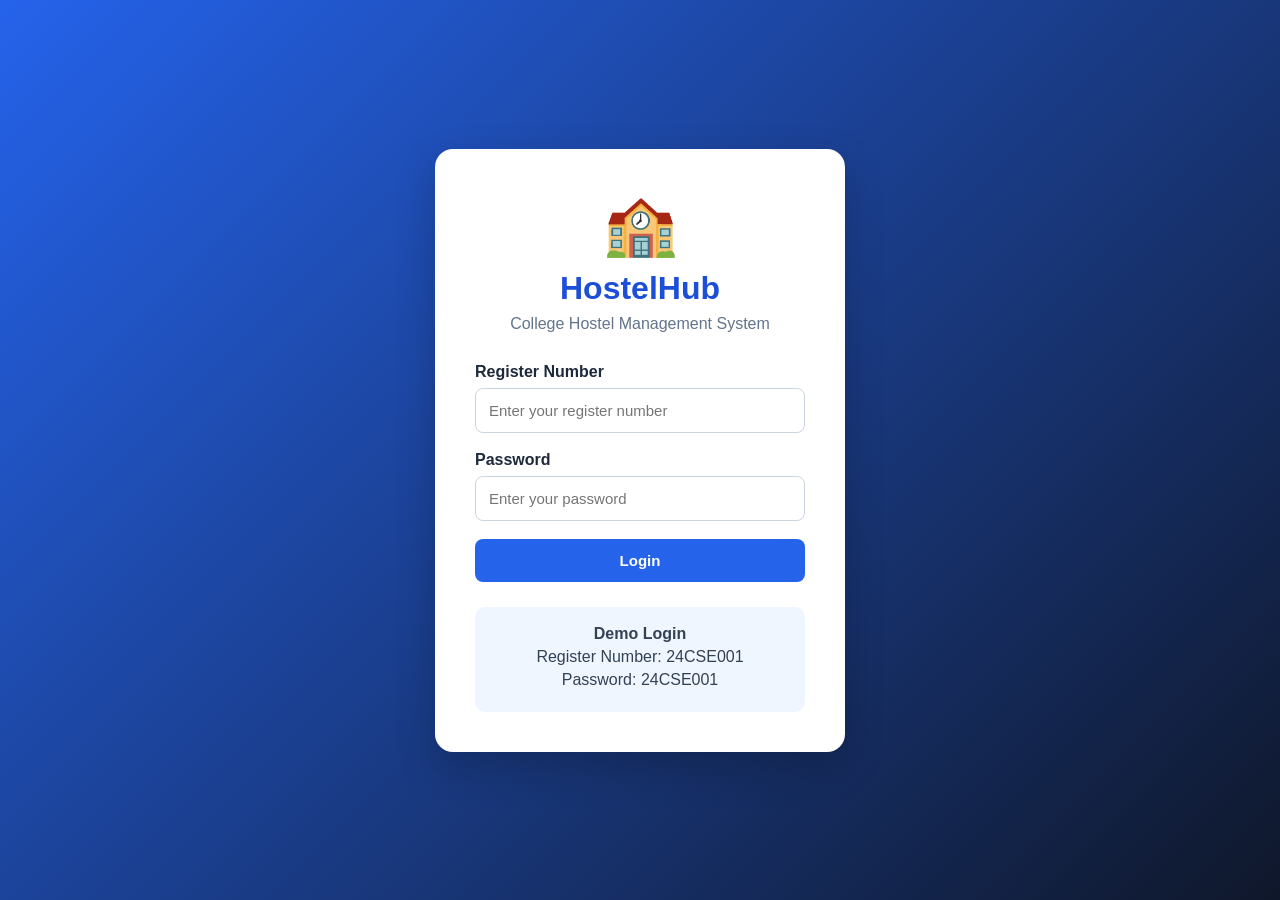
<file: index.html>
<!DOCTYPE html>
<html lang="en">

<head>

    <meta charset="UTF-8">

    <meta name="viewport"
          content="width=device-width, initial-scale=1.0">

    <title>HostelHub - Dashboard</title>

    <link rel="stylesheet"
          href="style.css">

</head>

<body>

<div class="layout">

    <!-- SIDEBAR -->

    <aside class="sidebar">

        <div class="logo">
            🏫 HostelHub
        </div>

        <a href="index.html"
           class="active">
            📊 Dashboard
        </a>

        <a href="services.html">
            🏠 Hostel Services
        </a>

        <a href="complaints.html">
            🛠 Complaints
        </a>

        <button
            class="logout-btn"
            onclick="logout()">

            🚪 Logout

        </button>

    </aside>


    <!-- MAIN CONTENT -->

    <main class="main">

        <header class="topbar">

            <div>

                <h1 id="welcome">
                    Welcome 👋
                </h1>

                <p>
                    Manage your college hostel information.
                </p>

            </div>

            <div class="profile"
                 id="studentName">

                Student

            </div>

        </header>


        <!-- STUDENT INFORMATION -->

        <section class="student-card">

            <div>

                <h2>
                    Student Information
                </h2>

                <p>
                    <strong>Name:</strong>
                    <span id="name"></span>
                </p>

                <p>
                    <strong>Register Number:</strong>
                    <span id="roll"></span>
                </p>

                <p>
                    <strong>Hostel:</strong>
                    <span id="hostel"></span>
                </p>

                <p>
                    <strong>Room:</strong>
                    <span id="room"></span>
                </p>

            </div>

            <div class="room-icon">
                🛏️
            </div>

        </section>


        <!-- DASHBOARD CARDS -->

        <section class="cards">

            <div class="card">

                <div class="card-icon">
                    💰
                </div>

                <h3>
                    Hostel Fees
                </h3>

                <p class="amount"
                   id="fee">
                    ₹0
                </p>

                <span class="success">
                    Paid
                </span>

            </div>


            <div class="card">

                <div class="card-icon">
                    🛏️
                </div>

                <h3>
                    Room
                </h3>

                <p class="amount"
                   id="roomCard">
                    -
                </p>

                <span class="info">
                    2 Sharing
                </span>

            </div>


            <div class="card">

                <div class="card-icon">
                    🍱
                </div>

                <h3>
                    Today's Food
                </h3>

                <p class="amount">
                    Available
                </p>

                <span class="success">
                    Mess Open
                </span>

            </div>


            <div class="card">

                <div class="card-icon">
                    🛠️
                </div>

                <h3>
                    Complaints
                </h3>

                <p class="amount"
                   id="complaintCount">
                    0
                </p>

                <span class="warning">
                    Pending
                </span>

            </div>

        </section>


        <!-- QUICK ACTIONS -->

        <h2 class="section-title">
            Quick Actions
        </h2>

        <div class="quick-actions">

            <a href="services.html"
               class="action">

                <span>💰</span>

                <p>
                    View Fees
                </p>

            </a>


            <a href="services.html"
               class="action">

                <span>🍱</span>

                <p>
                    Mess Menu
                </p>

            </a>


            <a href="complaints.html"
               class="action">

                <span>🔧</span>

                <p>
                    Report Problem
                </p>

            </a>


            <a href="services.html"
               class="action">

                <span>🛏️</span>

                <p>
                    Room Details
                </p>

            </a>

        </div>


        <!-- NOTICE -->

        <section class="notice">

            <h2>
                📢 Hostel Notice
            </h2>

            <p>
                Students are requested to maintain
                cleanliness in their rooms and common areas.
            </p>

        </section>

    </main>

</div>

<script src="script.js"></script>

</body>

</html>
</file>
<file: style.css>
/* ==========================================
   GENERAL
========================================== */

* {
    box-sizing: border-box;
    margin: 0;
    padding: 0;
}

body {
    font-family: Arial, sans-serif;
    background: #f4f7fb;
    color: #1e293b;
}

a {
    text-decoration: none;
    color: inherit;
}

button {
    border: none;
    cursor: pointer;
}


/* ==========================================
   LOGIN
========================================== */

.login-body {
    min-height: 100vh;

    display: flex;
    justify-content: center;
    align-items: center;

    background: linear-gradient(
        135deg,
        #2563eb,
        #0f172a
    );
}


.login-container {
    width: 410px;

    background: white;

    padding: 40px;

    border-radius: 18px;

    box-shadow:
        0 15px 40px rgba(0,0,0,0.2);
}


.login-logo {
    text-align: center;

    font-size: 60px;

    margin-bottom: 10px;
}


.login-container h1 {
    text-align: center;

    color: #1d4ed8;

    margin-bottom: 8px;
}


.login-subtitle {
    text-align: center;

    color: #64748b;

    margin-bottom: 30px;
}


.login-container label {
    display: block;

    font-weight: bold;

    margin-top: 18px;

    margin-bottom: 7px;
}


.login-container input,
.complaint-form input,
.complaint-form select,
.complaint-form textarea {

    width: 100%;

    padding: 13px;

    border: 1px solid #cbd5e1;

    border-radius: 8px;

    font-size: 15px;

    outline: none;
}


.login-container input:focus,
.complaint-form input:focus,
.complaint-form select:focus,
.complaint-form textarea:focus {

    border-color: #2563eb;
}


button {
    background: #2563eb;

    color: white;

    padding: 13px 20px;

    border-radius: 8px;

    font-size: 15px;

    font-weight: bold;

    margin-top: 18px;
}


button:hover {
    background: #1d4ed8;
}


.login-container button {
    width: 100%;
}


.login-error {
    color: #dc2626;

    text-align: center;

    margin-top: 12px;
}


.demo-login {
    margin-top: 25px;

    padding: 18px;

    background: #eff6ff;

    border-radius: 10px;

    text-align: center;

    color: #334155;
}


.demo-login h3 {
    color: #1d4ed8;

    margin-bottom: 10px;
}


.demo-login p {
    margin: 5px;
}


/* ==========================================
   LAYOUT
========================================== */

.layout {
    display: flex;

    min-height: 100vh;
}


/* ==========================================
   SIDEBAR
========================================== */

.sidebar {
    width: 250px;

    background: #0f172a;

    color: white;

    padding: 25px 15px;

    position: fixed;

    top: 0;
    bottom: 0;
    left: 0;
}


.logo {
    font-size: 21px;

    font-weight: bold;

    padding: 10px 15px;

    margin-bottom: 25px;
}


.sidebar a {
    display: block;

    padding: 14px 15px;

    margin-bottom: 7px;

    border-radius: 8px;

    color: #cbd5e1;
}


.sidebar a:hover,
.sidebar a.active {
    background: #2563eb;

    color: white;
}


.logout-btn {
    width: 100%;

    background: #334155;

    margin-top: 25px;
}


.logout-btn:hover {
    background: #dc2626;
}


/* ==========================================
   MAIN
========================================== */

.main {
    margin-left: 250px;

    width: calc(100% - 250px);

    padding: 30px;
}


.topbar {
    display: flex;

    justify-content: space-between;

    align-items: center;

    margin-bottom: 30px;
}


.topbar h1 {
    font-size: 28px;

    margin-bottom: 7px;
}


.topbar p {
    color: #64748b;
}


.profile {
    background: white;

    padding: 12px 18px;

    border-radius: 25px;

    font-weight: bold;

    box-shadow:
        0 3px 12px rgba(0,0,0,0.08);
}


/* ==========================================
   STUDENT CARD
========================================== */

.student-card {
    background: white;

    padding: 25px;

    border-radius: 15px;

    display: flex;

    justify-content: space-between;

    align-items: center;

    margin-bottom: 25px;

    box-shadow:
        0 4px 15px rgba(0,0,0,0.06);
}


.student-card h2 {
    margin-bottom: 15px;
}


.student-card p {
    margin: 8px 0;

    color: #475569;
}


.room-icon {
    font-size: 75px;
}


/* ==========================================
   DASHBOARD CARDS
========================================== */

.cards {
    display: grid;

    grid-template-columns:
        repeat(4, 1fr);

    gap: 20px;
}


.card {
    background: white;

    padding: 22px;

    border-radius: 14px;

    box-shadow:
        0 4px 15px rgba(0,0,0,0.06);
}


.card-icon {
    font-size: 30px;

    margin-bottom: 12px;
}


.card h3 {
    margin-bottom: 12px;
}


.amount {
    font-size: 23px;

    font-weight: bold;

    margin-bottom: 10px;
}


.success,
.info,
.warning {
    display: inline-block;

    padding: 5px 10px;

    border-radius: 20px;

    font-size: 12px;

    font-weight: bold;
}


.success {
    background: #dcfce7;

    color: #15803d;
}


.info {
    background: #dbeafe;

    color: #1d4ed8;
}


.warning {
    background: #fef3c7;

    color: #b45309;
}


/* ==========================================
   QUICK ACTIONS
========================================== */

.section-title {
    margin-top: 35px;

    margin-bottom: 18px;
}


.quick-actions {
    display: grid;

    grid-template-columns:
        repeat(4, 1fr);

    gap: 20px;
}


.action {
    background: white;

    padding: 25px;

    text-align: center;

    border-radius: 14px;

    box-shadow:
        0 4px 15px rgba(0,0,0,0.06);

    transition: 0.2s;
}


.action:hover {
    transform: translateY(-4px);

    box-shadow:
        0 8px 20px rgba(0,0,0,0.1);
}


.action span {
    font-size: 35px;
}


.action p {
    margin-top: 12px;

    font-weight: bold;
}


/* ==========================================
   NOTICE
========================================== */

.notice {
    background: #eff6ff;

    border-left: 5px solid #2563eb;

    padding: 20px;

    margin-top: 30px;

    border-radius: 8px;
}


.notice h2 {
    margin-bottom: 8px;
}


/* ==========================================
   SERVICES
========================================== */

.service-box {
    background: white;

    padding: 25px;

    margin-bottom: 25px;

    border-radius: 14px;

    box-shadow:
        0 4px 15px rgba(0,0,0,0.06);
}


.service-heading {
    display: flex;

    justify-content: space-between;

    align-items: center;

    margin-bottom: 25px;
}


.fee-details {
    display: grid;

    grid-template-columns:
        repeat(3, 1fr);

    gap: 20px;
}


.fee-details div {
    background: #f8fafc;

    padding: 20px;

    border-radius: 10px;
}


.fee-details p {
    color: #64748b;

    margin-bottom: 8px;
}


.room-details {
    margin-top: 20px;
}


.room-details p {
    margin: 12px 0;

    color: #475569;
}


.menu-grid {
    display: grid;

    grid-template-columns:
        repeat(2, 1fr);

    gap: 18px;

    margin-top: 20px;
}


.menu-grid div {
    background: #f8fafc;

    padding: 18px;

    border-radius: 10px;
}


.menu-grid span {
    font-weight: bold;

    color: #1d4ed8;
}


.menu-grid p {
    margin-top: 8px;
}


.service-text {
    margin-top: 15px;

    color: #64748b;
}


/* ==========================================
   COMPLAINT FORM
========================================== */

.complaint-form,
.complaint-list {
    background: white;

    padding: 25px;

    border-radius: 14px;

    margin-bottom: 25px;

    box-shadow:
        0 4px 15px rgba(0,0,0,0.06);
}


.complaint-form h2,
.complaint-list h2 {
    margin-bottom: 20px;
}


.complaint-form label {
    display: block;

    font-weight: bold;

    margin-top: 15px;

    margin-bottom: 7px;
}


.complaint-form textarea {
    height: 120px;

    resize: vertical;
}


/* ==========================================
   COMPLAINT CARDS
========================================== */

.complaint-card {
    background: #f8fafc;

    border-left: 5px solid #2563eb;

    padding: 20px;

    border-radius: 8px;

    margin-top: 15px;
}


.complaint-card h3 {
    margin-bottom: 12px;

    color: #1d4ed8;
}


.complaint-card p {
    margin: 8px 0;

    color: #475569;
}


.status {
    display: inline-block;

    margin-top: 8px;

    padding: 6px 12px;

    border-radius: 20px;

    background: #fef3c7;

    color: #b45309;

    font-size: 13px;

    font-weight: bold;
}


.empty-message {
    color: #64748b;

    padding: 20px 0;
}


/* ==========================================
   RESPONSIVE
========================================== */

@media (max-width: 900px) {

    .cards,
    .quick-actions {
        grid-template-columns:
            repeat(2, 1fr);
    }

}


@media (max-width: 700px) {

    .sidebar {
        width: 200px;
    }

    .main {
        margin-left: 200px;

        width: calc(100% - 200px);

        padding: 20px;
    }

    .cards,
    .quick-actions,
    .fee-details,
    .menu-grid {
        grid-template-columns: 1fr;
    }

}


@media (max-width: 550px) {

    .sidebar {
        position: relative;

        width: 100%;

        min-height: auto;
    }

    .layout {
        display: block;
    }

    .main {
        margin-left: 0;

        width: 100%;
    }

    .student-card {
        flex-direction: column;

        align-items: flex-start;
    }

    .topbar {
        flex-direction: column;

        align-items: flex-start;

        gap: 15px;
    }

}
</file>
